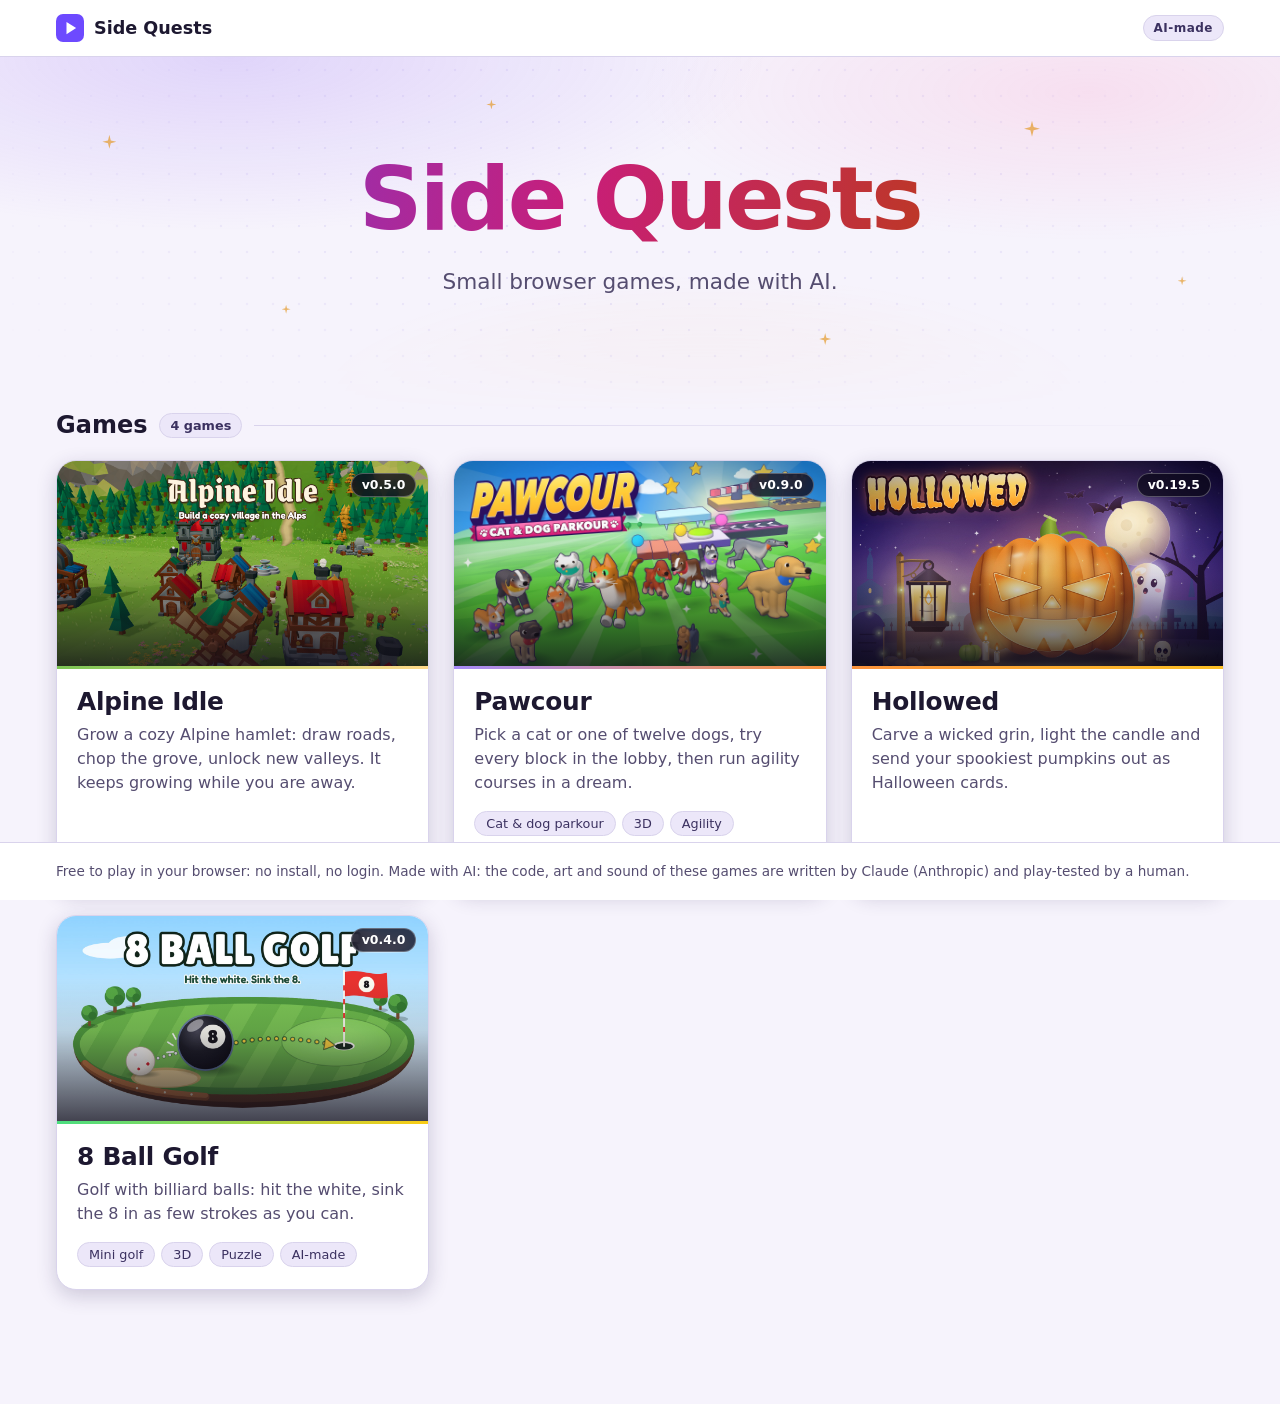
<file: index.html>
<!doctype html>
<html lang="en">
<head>
<meta charset="utf-8">
<meta name="viewport" content="width=device-width,initial-scale=1">
<title>Side Quests</title>
<meta name="description" content="Small browser games made with AI: a cat climbing curtains and a Halloween pumpkin-carving toy. Free to play, no install.">
<meta name="color-scheme" content="dark light">
<link rel="icon" href="data:image/svg+xml,%3Csvg xmlns='http://www.w3.org/2000/svg' viewBox='0 0 32 32'%3E%3Crect width='32' height='32' rx='8' fill='%236d4aff'/%3E%3Cpath d='M12 9l11 7-11 7z' fill='%23fff'/%3E%3C/svg%3E">
<style>
:root{--bg:#120f1e;--bar:#1a1630;--card:#211b37;--line:#38315a;--text:#f3f0fc;--muted:#bdb6d6;--chip:#2f2850;--chipt:#ddd6f4;--acc:#a58bff;--shadow:rgba(0,0,0,.5);--g1:#b794ff;--g2:#ff7ac6;--g3:#ffb454;--glow1:rgba(139,92,246,.30);--glow2:rgba(255,106,170,.18);--glow3:rgba(255,160,64,.14);--dot:rgba(190,170,255,.16);--spark:#ffd9a0}
@media (prefers-color-scheme:light){:root{--bg:#f6f3fc;--bar:#fff;--card:#fff;--line:#d9d3ec;--text:#1d1830;--muted:#554d70;--chip:#ece7f9;--chipt:#3b3160;--acc:#5b3fd6;--shadow:rgba(40,30,80,.2);--g1:#6d3fe0;--g2:#c81e78;--g3:#b9400a;--glow1:rgba(139,92,246,.20);--glow2:rgba(255,106,170,.14);--glow3:rgba(255,160,64,.14);--dot:rgba(91,63,214,.14);--spark:#e49a2c}}
*{box-sizing:border-box}
html{-webkit-text-size-adjust:100%}
body{margin:0;min-height:100vh;min-height:100dvh;display:flex;flex-direction:column;background:var(--bg);color:var(--text);font:16px/1.5 system-ui,-apple-system,"Segoe UI",Roboto,sans-serif;overflow-x:hidden}
.wrap{max-width:1200px;margin:0 auto;padding:0 16px;width:100%}
header{position:sticky;top:0;z-index:10;background:var(--bar);border-bottom:1px solid var(--line)}
.bar{display:flex;align-items:center;gap:10px;height:56px;font-weight:700;font-size:1.1rem}
.bar svg{width:28px;height:28px;flex:none}
.ai{margin-left:auto;font-size:.75rem;font-weight:600;letter-spacing:.04em;color:var(--chipt);background:var(--chip);border:1px solid var(--line);border-radius:999px;padding:3px 10px}
.hero{position:relative;overflow:hidden;isolation:isolate;text-align:center;padding:clamp(44px,9vw,96px) 0 clamp(64px,9vw,112px)}
.hero:before{-webkit-mask-image:linear-gradient(#000 55%,transparent);mask-image:linear-gradient(#000 55%,transparent)}
.hero:before{content:"";position:absolute;inset:0;z-index:-2;background:radial-gradient(60% 70% at 18% 0%,var(--glow1),transparent 70%),radial-gradient(50% 60% at 85% 10%,var(--glow2),transparent 70%),radial-gradient(45% 55% at 55% 100%,var(--glow3),transparent 70%)}
.hero:after{content:"";position:absolute;inset:0;z-index:-1;background-image:radial-gradient(var(--dot) 1.2px,transparent 1.6px);background-size:26px 26px;-webkit-mask-image:radial-gradient(70% 90% at 50% 40%,#000,transparent 85%);mask-image:radial-gradient(70% 90% at 50% 40%,#000,transparent 85%)}
.sp{position:absolute;z-index:-1;left:var(--x);top:var(--y);width:var(--s);height:var(--s);background:var(--spark);opacity:.7;clip-path:polygon(50% 0,60% 40%,100% 50%,60% 60%,50% 100%,40% 60%,0 50%,40% 40%);animation:drift var(--d) ease-in-out var(--l) infinite alternate}
@keyframes drift{from{transform:translate3d(0,0,0) rotate(0) scale(.85);opacity:.35}to{transform:translate3d(12px,-22px,0) rotate(40deg) scale(1.1);opacity:.85}}
h1{margin:0;font-size:clamp(2.6rem,10vw,5.5rem);line-height:1.05;font-weight:800;letter-spacing:-.03em;background:linear-gradient(100deg,var(--g1),var(--g2) 45%,var(--g3) 85%);-webkit-background-clip:text;background-clip:text;-webkit-text-fill-color:transparent;color:transparent;padding:0 .05em .08em}
.tag{margin:14px auto 0;max-width:34ch;font-size:clamp(1.05rem,2.6vw,1.35rem);color:var(--muted)}
main.wrap{flex:1;padding-bottom:56px}
.sec{display:flex;align-items:center;gap:12px;margin:0 0 20px}
.sec h2{margin:0;font-size:1.5rem;line-height:1.2}
.cnt{font-size:.8rem;font-weight:600;color:var(--chipt);background:var(--chip);border:1px solid var(--line);border-radius:999px;padding:2px 10px;white-space:nowrap}
.sec i{flex:1;height:1px;background:linear-gradient(90deg,var(--line),transparent)}
.grid{display:grid;gap:24px;grid-template-columns:repeat(auto-fill,minmax(min(340px,100%),1fr));list-style:none;margin:0;padding:0}
.grid>li{position:relative;min-width:0}
.tile{--a:#a58bff;--a2:#ffb454;position:relative;display:flex;flex-direction:column;height:100%;color:inherit;text-decoration:none;background:var(--card);border:1px solid var(--line);border-radius:20px;overflow:hidden;box-shadow:0 6px 20px var(--shadow);transition:transform .25s ease,box-shadow .25s ease,border-color .25s ease}
.tile:hover,.tile:focus-visible{transform:translateY(-6px);border-color:var(--a);box-shadow:0 0 0 2px var(--a),0 18px 48px var(--shadow),0 0 44px -6px var(--a)}
.tile:focus-visible{outline:3px solid var(--text);outline-offset:3px}
.cover{position:relative;overflow:hidden;background:var(--chip)}
.cover img{display:block;width:100%;height:auto;aspect-ratio:16/9;object-fit:cover;transition:transform .5s ease}
.tile:hover .cover img,.tile:focus-visible .cover img{transform:scale(1.04)}
.cover:before{content:"";position:absolute;inset:0;z-index:1;background:linear-gradient(to top,rgba(12,9,24,.78),rgba(12,9,24,.12) 45%,transparent 70%)}
.cover:after{content:"";position:absolute;left:0;right:0;bottom:0;height:3px;z-index:2;background:linear-gradient(90deg,var(--a),var(--a2))}
.ver{position:absolute;z-index:3;top:12px;right:12px;font-size:.78rem;font-weight:700;font-variant-numeric:tabular-nums;color:#fff;background:rgba(14,10,28,.78);border:1px solid rgba(255,255,255,.28);border-radius:999px;padding:2px 10px;-webkit-backdrop-filter:blur(6px);backdrop-filter:blur(6px)}
.play{position:absolute;z-index:3;left:50%;top:50%;width:68px;height:68px;margin:-34px 0 0 -34px;display:grid;place-items:center;border-radius:50%;background:linear-gradient(135deg,var(--a),var(--a2));box-shadow:0 8px 28px rgba(0,0,0,.5);opacity:0;transform:scale(.7);transition:opacity .25s ease,transform .25s ease}
.play svg{width:28px;height:28px;margin-left:4px;fill:#140f26}
.tile:hover .play,.tile:focus-visible .play{opacity:1;transform:scale(1)}
@media (hover:none){.play{opacity:.95;transform:scale(.8);width:52px;height:52px;margin:-26px 0 0 -26px;top:auto;bottom:14px;left:auto;right:14px}.play svg{width:22px;height:22px}}
.info{padding:18px 20px 22px;display:flex;flex-direction:column;flex:1}
.info h3{margin:0 0 6px;font-size:1.55rem;line-height:1.2;letter-spacing:-.01em}
.info p{margin:0 0 16px;color:var(--muted);font-size:1rem}
.tags{display:flex;flex-wrap:wrap;gap:6px;margin-top:auto}
.tags span{background:var(--chip);color:var(--chipt);border:1px solid var(--line);border-radius:999px;padding:2px 11px;font-size:.8rem}
footer{position:sticky;bottom:0;z-index:10;background:var(--bar);border-top:1px solid var(--line);color:var(--muted);font-size:.85rem}
footer p{margin:0;padding:18px 0}
@media (prefers-reduced-motion:reduce){.sp{animation:none}.tile,.cover img,.play{transition:none}.tile:hover,.tile:focus-visible{transform:none}.tile:hover .cover img,.tile:focus-visible .cover img{transform:none}}
@media (max-width:480px){.info{padding:16px}}
</style>
</head>
<body>
<header><div class="wrap bar"><svg viewBox="0 0 32 32" aria-hidden="true"><rect width="32" height="32" rx="8" fill="#6d4aff"/><path d="M12 9l11 7-11 7z" fill="#fff"/></svg><span>Side Quests</span><span class="ai">AI-made</span></div></header>
<div class="hero" id="top">
<span class="sp" style="--x:8%;--y:22%;--s:14px;--d:7s;--l:0s" aria-hidden="true"></span>
<span class="sp" style="--x:22%;--y:70%;--s:9px;--d:9s;--l:-3s" aria-hidden="true"></span>
<span class="sp" style="--x:38%;--y:12%;--s:10px;--d:8s;--l:-5s" aria-hidden="true"></span>
<span class="sp" style="--x:64%;--y:78%;--s:12px;--d:10s;--l:-2s" aria-hidden="true"></span>
<span class="sp" style="--x:80%;--y:18%;--s:16px;--d:8.5s;--l:-6s" aria-hidden="true"></span>
<span class="sp" style="--x:92%;--y:62%;--s:9px;--d:11s;--l:-4s" aria-hidden="true"></span>
<div class="wrap"><h1>Side Quests</h1><p class="tag">Small browser games, made with AI.</p></div>
</div>
<main class="wrap">
<div class="sec"><h2>Games</h2><span class="cnt" id="cnt"></span><i aria-hidden="true"></i></div>
<ul class="grid" id="grid">
</ul>
<noscript><p>Play: <a href="pawcour/">Pawcour</a> | <a href="hollowed/">Hollowed</a></p></noscript>
</main>
<footer><div class="wrap"><p>Free to play in your browser: no install, no login. Made with AI: the code, art and sound of these games are written by Claude (Anthropic) and play-tested by a human.</p></div></footer>
<script>
// To add a game: append one object here (keep href first, then version: the publish scripts patch it).
var GAMES=[
{href:"alpine-idle/",version:"0.5.0",img:"assets/alpine-idle.jpg",title:"Alpine Idle",desc:"Grow a cozy Alpine hamlet: draw roads, chop the grove, unlock new valleys. It keeps growing while you are away.",tags:["Idle","Town builder","3D","AI-made"],accent:"#7cc655",accent2:"#ffd98a"},
{href:"pawcour/",version:"0.9.0",img:"assets/pawcour.jpg",title:"Pawcour",desc:"Pick a cat or one of twelve dogs, try every block in the lobby, then run agility courses in a dream.",tags:["Cat & dog parkour","3D","Agility","AI-made"],accent:"#a78bfa",accent2:"#fb923c"},
{href:"hollowed/",version:"0.19.5",img:"assets/hollowed.jpg",title:"Hollowed",desc:"Carve a wicked grin, light the candle and send your spookiest pumpkins out as Halloween cards.",tags:["Carving","3D","Halloween","AI-made"],accent:"#fb923c",accent2:"#fbbf24"},
{href:"8-ball-golf/",version:"0.4.0",img:"assets/8-ball-golf.jpg",title:"8 Ball Golf",desc:"Golf with billiard balls: hit the white, sink the 8 in as few strokes as you can.",tags:["Mini golf","3D","Puzzle","AI-made"],accent:"#4ade80",accent2:"#facc15"}
];
var g=document.getElementById("grid");
function el(t,c,x){var e=document.createElement(t);if(c)e.className=c;if(x)e.textContent=x;return e}
GAMES.forEach(function(x){
var li=el("li"),a=el("a","tile"),cv=el("div","cover"),im=el("img"),info=el("div","info"),t=el("div","tags");
a.href=x.href;a.style.setProperty("--a",x.accent||"#a58bff");a.style.setProperty("--a2",x.accent2||x.accent||"#ffb454");
im.src=x.img;im.alt="";im.loading="lazy";im.width=1280;im.height=720;cv.appendChild(im);
if(x.version)cv.appendChild(el("span","ver","v"+x.version));
var pl=el("span","play");pl.setAttribute("aria-hidden","true");pl.innerHTML='<svg viewBox="0 0 24 24"><path d="M7 4.5v15l13-7.5z"/></svg>';cv.appendChild(pl);
x.tags.forEach(function(s){t.appendChild(el("span",0,s))});
info.append(el("h3",0,x.title),el("p",0,x.desc),t);a.append(cv,info);li.appendChild(a);g.appendChild(li)});
document.getElementById("cnt").textContent=GAMES.length+(GAMES.length===1?" game":" games");
</script>
</body>
</html>
</file>
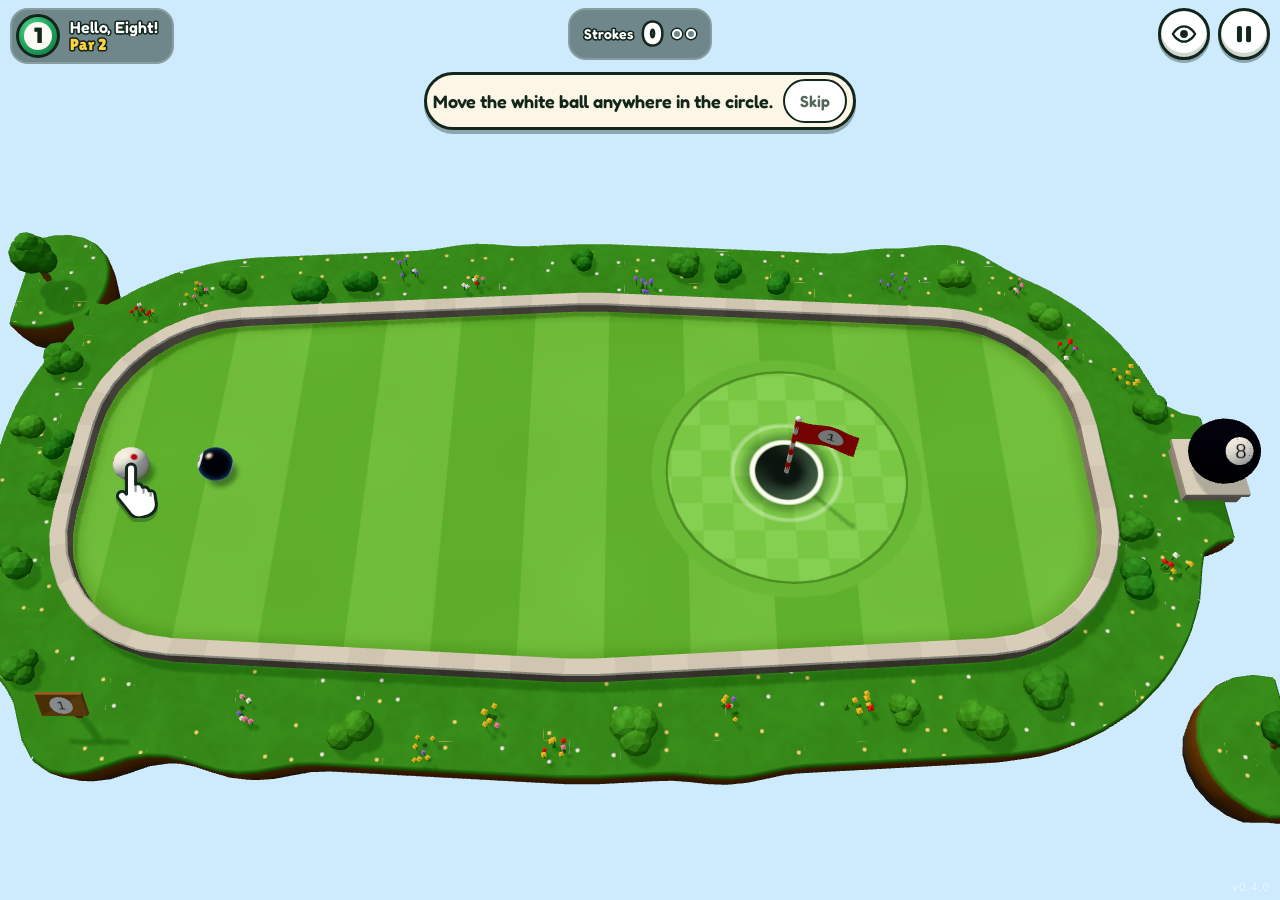
<file: 8-ball-golf/index.html>
<!doctype html>
<html lang="en">
  <head>
    <meta charset="utf-8" />
    <meta name="viewport" content="width=device-width, initial-scale=1, maximum-scale=1, user-scalable=no" />
    <title>8 Ball Golf</title>
    <style>
      html,body{margin:0;height:100%;overflow:hidden;background:#2a2040;font-family:system-ui,sans-serif;touch-action:none;-webkit-user-select:none;user-select:none}
      canvas{display:block}
      /* Loading screen: the same overlay as the sister games Pawcour and Hollowed (inline, so it shows before any module loads). */
      #load{position:fixed;inset:0;z-index:9999;display:flex;align-items:center;justify-content:center;padding:16px;box-sizing:border-box;color:#f6efff;font-family:system-ui,sans-serif;
        background:radial-gradient(ellipse at 50% 35%,#4a3470 0%,#2a2040 60%,#181028 100%);transition:opacity .35s ease;-webkit-user-select:none;user-select:none}
      #load.out{opacity:0;pointer-events:none}
      #load .card{width:min(360px,100%);box-sizing:border-box;padding:28px 28px 24px;text-align:center;background:rgba(20,16,40,.62);border:1px solid rgba(255,200,120,.25);border-radius:20px;
        box-shadow:0 10px 40px rgba(8,4,24,.55);-webkit-backdrop-filter:blur(10px);backdrop-filter:blur(10px)}
      #load svg{width:84px;height:84px;display:block;margin:0 auto 6px}
      #load h1{margin:0 0 18px;font-size:22px;font-weight:800;letter-spacing:.16em;text-indent:.16em;color:#fff4e0}
      #load .track{height:10px;border-radius:999px;background:rgba(246,239,255,.14);overflow:hidden}
      #load .fill{height:100%;width:0;border-radius:999px;background:linear-gradient(90deg,#ffb35c,#ffd98a);transition:width .18s linear}
      #load .row{display:flex;justify-content:space-between;gap:12px;margin-top:10px;font-size:13px;letter-spacing:.04em;color:rgba(246,239,255,.75);font-variant-numeric:tabular-nums}
      #load .hint{min-height:1.3em;margin:10px 0 0;font-size:12px;color:rgba(255,217,138,.85)}
      #load .err{display:none;margin-top:14px}
      #load .err p{margin:0 0 12px;font-size:14px;line-height:1.4;color:#ffd2c8}
      #load button{font:inherit;font-weight:700;color:#2a2040;background:#ffd98a;border:0;border-radius:999px;padding:.55em 1.6em;cursor:pointer}
      #load.bad .track,#load.bad .row,#load.bad .hint{display:none}
      #load.bad .err{display:block}
      @media (prefers-reduced-motion:reduce){#load,#load .fill{transition:none}}
    </style>
    <script>
      // CrazyGames SDK v3 (design/research/03-crazygames.md): loaded async so it never blocks the loading screen, and optional: an adblocker or a
      // network error must not trip the loading screen's script-error check (registered later, so this capture listener runs first and swallows
      // only this script's error). src/platform.js awaits window.__cgSdk and checks SDK.environment. No crossorigin attribute on purpose.
      (function () {
        if (/\.github\.io$/i.test(location.hostname) || /[?&]nosdk\b/.test(location.search)) { window.__cgSdk = Promise.resolve(false); return; }
        var s = document.createElement('script'), done;
        window.__cgSdk = new Promise(function (res) { done = res; });
        s.src = 'https://sdk.crazygames.com/crazygames-sdk-v3.js';
        s.async = true;
        s.onload = function () { done(true); };
        s.onerror = function () { done(false); };
        window.addEventListener('error', function (e) { if (e.target === s) { e.stopImmediatePropagation(); done(false); } }, true);
        document.head.appendChild(s);
      })();
    </script>
    <script type="module" crossorigin src="./assets/index-C7lsZvon.js"></script>
  </head>
  <body>
    <div id="load" role="dialog" aria-label="Loading 8 Ball Golf">
      <div class="card">
        <svg viewBox="0 0 64 64" aria-hidden="true"><path d="M46 6v27" stroke="#fff4e0" stroke-width="2.2" stroke-linecap="round"/><path d="M47 6l13 4.5L47 15z" fill="#ffb35c"/><ellipse cx="28" cy="57" rx="17" ry="3.2" fill="#181028" opacity=".55"/><circle cx="28" cy="36" r="20" fill="#16121f" stroke="#ffb35c" stroke-width="2.4"/><circle cx="28" cy="34" r="9" fill="#fff4e0"/><text x="28" y="38.6" text-anchor="middle" font-family="system-ui,sans-serif" font-size="13" font-weight="800" fill="#2a2040">8</text><path d="M17 25a14 14 0 0 1 9-6" stroke="#fff4e0" stroke-width="2.4" fill="none" stroke-linecap="round" opacity=".55"/></svg>
        <h1>8 BALL GOLF</h1>
        <div class="track" id="loadbar" role="progressbar" aria-label="Loading" aria-valuemin="0" aria-valuemax="100" aria-valuenow="0"><div class="fill" id="loadfill"></div></div>
        <div class="row"><span id="loadlabel" role="status" aria-live="polite">Loading code…</span><span id="loadpct">0%</span></div>
        <p class="hint" id="loadhint"></p>
        <div class="err" role="alert"><p id="loaderr"></p><button type="button" id="loadretry">Reload</button></div>
        <noscript><p style="margin:14px 0 0;font-size:14px;color:#ffd2c8">8 Ball Golf needs JavaScript. Please turn it on and reload the page.</p></noscript>
      </div>
    </div>
    <script>
      // Loading overlay controller (plain script, no dependencies: it runs before any module), the same as Pawcour and Hollowed. src/boot.js and src/main.js drive it
      // through window.__ebgBoot: progress(pct, label), stage(pct, label) (same, resolves after the browser painted), ready(), fail(message) (+ codeReady(), added by boot.js).
      (function () {
        var $ = function (id) { return document.getElementById(id); };
        var box = $('load'), bar = $('loadbar'), fill = $('loadfill'), lab = $('loadlabel'), pct = $('loadpct'), hint = $('loadhint');
        var t0 = Date.now(), last = 0, finished = false;
        function progress(p, label) {
          if (finished) return;
          p = Math.min(100, Math.max(last, Number(p) || 0)); last = p;
          var r = Math.round(p);
          fill.style.width = p.toFixed(1) + '%'; pct.textContent = r + '%'; bar.setAttribute('aria-valuenow', String(r));
          if (label && lab.textContent !== label) lab.textContent = label;
        }
        function paint() { // let the browser draw the bar (rAF does not fire in a background tab, so a timer races it)
          return new Promise(function (res) {
            var d = false, go = function () { if (!d) { d = true; res(); } };
            if (window.requestAnimationFrame) requestAnimationFrame(function () { setTimeout(go, 0); });
            setTimeout(go, 40);
          });
        }
        function fail(msg) {
          if (finished) return;
          finished = true; clearTimeout(slow);
          $('loaderr').textContent = msg || 'Something went wrong while loading the game.';
          box.className = 'bad'; box.removeAttribute('aria-busy');
        }
        function ready() {
          if (finished) return Promise.resolve();
          progress(100, 'Ready');
          var wait = Math.max(0, 300 - (Date.now() - t0)); // no flash when everything was cached
          return new Promise(function (res) {
            setTimeout(function () {
              finished = true; clearTimeout(slow);
              box.className = 'out';
              setTimeout(function () { if (box.parentNode) box.parentNode.removeChild(box); }, 450);
              res();
            }, wait);
          });
        }
        var slow = setTimeout(function () { if (!finished) hint.textContent = 'Still loading… slow connection?'; }, 20000);
        $('loadretry').addEventListener('click', function () { location.reload(); });
        window.addEventListener('error', function (e) { // capture phase: also sees a failed <script>/<link> load (Vite drops the onerror attribute of the entry script)
          if (finished) return;
          if (e.target && e.target !== window && e.target.tagName) { if (e.target.tagName === 'SCRIPT' || e.target.tagName === 'LINK') fail('The game files could not be loaded.'); return; }
          if (e.error || (e.filename && e.filename.indexOf(location.origin) === 0)) fail(/webgl/i.test(String(e.message)) ? 'WebGL is not available in this browser, so 8 Ball Golf cannot run.' : 'Something went wrong while loading the game.');
        }, true); // during boot only; cross-origin noise ("Script error.") is ignored
        window.addEventListener('unhandledrejection', function () { fail('Something went wrong while loading the game.'); });
        box.setAttribute('aria-busy', 'true');
        window.__ebgBoot = { progress: progress, stage: function (p, l) { progress(p, l); return paint(); }, ready: ready, fail: fail };
      })();
    </script>
    <div id="stage"></div>
    <div id="ui"></div>
  </body>
</html>
</file>
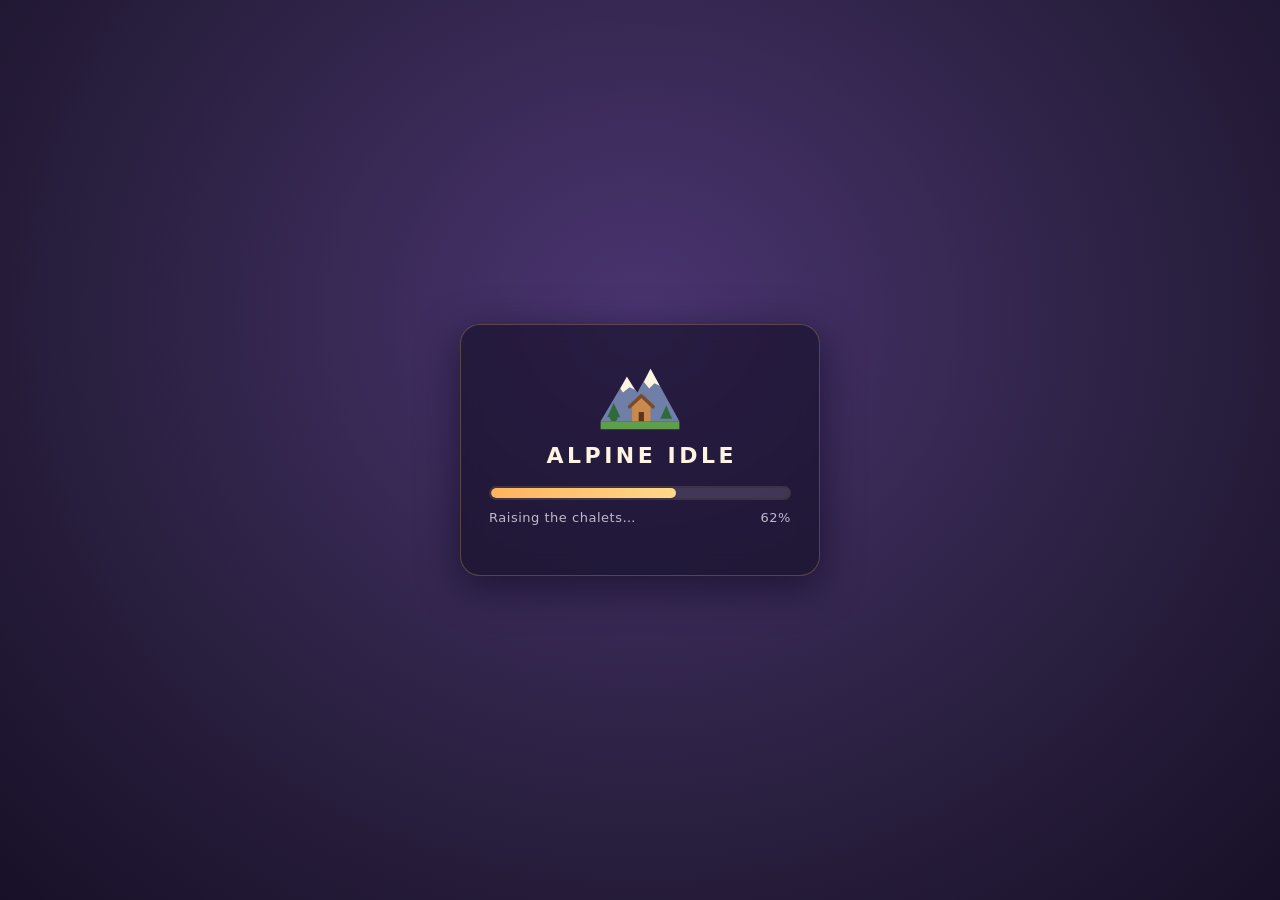
<file: alpine-idle/index.html>
<!doctype html>
<html lang="en">
  <head>
    <meta charset="utf-8" />
    <meta name="viewport" content="width=device-width, initial-scale=1, maximum-scale=1, user-scalable=no, viewport-fit=cover" />
    <title>Alpine Idle</title>
    <link rel="icon" type="image/svg+xml" href="./favicon.svg" />
    <style>
      html,body{margin:0;height:100%;overflow:hidden;background:#1d2a3a;font-family:system-ui,sans-serif;touch-action:none;-webkit-user-select:none;user-select:none}
      canvas{display:block}
      /* Loading screen: the same overlay as the sister games Pawcour and Hollowed (inline, so it shows before any module loads). */
      #load{position:fixed;inset:0;z-index:9999;display:flex;align-items:center;justify-content:center;padding:16px;box-sizing:border-box;color:#f6efff;font-family:system-ui,sans-serif;
        background:radial-gradient(ellipse at 50% 35%,#4a3470 0%,#2a2040 60%,#181028 100%);transition:opacity .35s ease;-webkit-user-select:none;user-select:none}
      #load.out{opacity:0;pointer-events:none}
      #load .card{width:min(360px,100%);box-sizing:border-box;padding:28px 28px 24px;text-align:center;background:rgba(20,16,40,.62);border:1px solid rgba(255,200,120,.25);border-radius:20px;
        box-shadow:0 10px 40px rgba(8,4,24,.55);-webkit-backdrop-filter:blur(10px);backdrop-filter:blur(10px)}
      #load svg{width:84px;height:84px;display:block;margin:0 auto 6px}
      #load h1{margin:0 0 18px;font-size:22px;font-weight:800;letter-spacing:.16em;text-indent:.16em;color:#fff4e0}
      #load .track{height:10px;border-radius:999px;background:rgba(246,239,255,.14);overflow:hidden}
      #load .fill{height:100%;width:0;border-radius:999px;background:linear-gradient(90deg,#ffb35c,#ffd98a);transition:width .18s linear}
      #load .row{display:flex;justify-content:space-between;gap:12px;margin-top:10px;font-size:13px;letter-spacing:.04em;color:rgba(246,239,255,.75);font-variant-numeric:tabular-nums}
      #load .hint{min-height:1.3em;margin:10px 0 0;font-size:12px;color:rgba(255,217,138,.85)}
      #load .err{display:none;margin-top:14px}
      #load .err p{margin:0 0 12px;font-size:14px;line-height:1.4;color:#ffd2c8}
      #load button{font:inherit;font-weight:700;color:#2a2040;background:#ffd98a;border:0;border-radius:999px;padding:.55em 1.6em;cursor:pointer}
      #load.bad .track,#load.bad .row,#load.bad .hint{display:none}
      #load.bad .err{display:block}
      @media (prefers-reduced-motion:reduce){#load,#load .fill{transition:none}}
    </style>
    <script type="module" crossorigin src="./assets/index-ClwQGWOP.js"></script>
  </head>
  <body>
    <div id="load" role="dialog" aria-label="Loading Alpine Idle">
      <div class="card">
        <svg viewBox="0 0 64 64" aria-hidden="true"><path d="M2 52 L22 18 L30 30 L40 12 L62 52Z" fill="#6f7fa8"/><path d="M22 18 L28 28 L24 26 L19 30 L17 27Z M40 12 L47 25 L43 23 L39 27 L35 22Z" fill="#fff4e0"/><path d="M2 52 L62 52 L62 58 L2 58Z" fill="#5f9e4a"/><path d="M26 52 V40 L33 34 L40 40 V52Z" fill="#c98a4b"/><path d="M24 41 L33 32.5 L42 41" stroke="#7a4a2a" stroke-width="2.6" fill="none" stroke-linecap="round" stroke-linejoin="round"/><rect x="31" y="45" width="4" height="7" fill="#5a3420"/><circle cx="12" cy="49" r="3" fill="#2f6b3a"/><path d="M12 38 L17 49 L7 49Z M52 40 L56.5 50 L47.5 50Z" fill="#2f6b3a"/></svg>
        <h1>ALPINE IDLE</h1>
        <div class="track" id="loadbar" role="progressbar" aria-label="Loading" aria-valuemin="0" aria-valuemax="100" aria-valuenow="0"><div class="fill" id="loadfill"></div></div>
        <div class="row"><span id="loadlabel" role="status" aria-live="polite">Loading code…</span><span id="loadpct">0%</span></div>
        <p class="hint" id="loadhint"></p>
        <div class="err" role="alert"><p id="loaderr"></p><button type="button" id="loadretry">Reload</button></div>
        <noscript><p style="margin:14px 0 0;font-size:14px;color:#ffd2c8">Alpine Idle needs JavaScript. Please turn it on and reload the page.</p></noscript>
      </div>
    </div>
    <script>
      // Loading overlay controller (plain script, no dependencies: it runs before any module), the same as Pawcour and Hollowed. src/boot.js and src/main.js drive it
      // through window.__aiBoot: progress(pct, label), stage(pct, label) (same, resolves after the browser painted), ready(), fail(message) (+ codeReady(), added by boot.js).
      (function () {
        var $ = function (id) { return document.getElementById(id); };
        var box = $('load'), bar = $('loadbar'), fill = $('loadfill'), lab = $('loadlabel'), pct = $('loadpct'), hint = $('loadhint');
        var t0 = Date.now(), last = 0, finished = false;
        function progress(p, label) {
          if (finished) return;
          p = Math.min(100, Math.max(last, Number(p) || 0)); last = p;
          var r = Math.round(p);
          fill.style.width = p.toFixed(1) + '%'; pct.textContent = r + '%'; bar.setAttribute('aria-valuenow', String(r));
          if (label && lab.textContent !== label) lab.textContent = label;
        }
        function paint() { // let the browser draw the bar (rAF does not fire in a background tab, so a timer races it)
          return new Promise(function (res) {
            var d = false, go = function () { if (!d) { d = true; res(); } };
            if (window.requestAnimationFrame) requestAnimationFrame(function () { setTimeout(go, 0); });
            setTimeout(go, 40);
          });
        }
        function fail(msg) {
          if (finished) return;
          finished = true; clearTimeout(slow);
          $('loaderr').textContent = msg || 'Something went wrong while loading the game.';
          box.className = 'bad'; box.removeAttribute('aria-busy');
        }
        function ready() {
          if (finished) return Promise.resolve();
          progress(100, 'Ready');
          var wait = Math.max(0, 300 - (Date.now() - t0)); // no flash when everything was cached
          return new Promise(function (res) {
            setTimeout(function () {
              finished = true; clearTimeout(slow);
              box.className = 'out';
              setTimeout(function () { if (box.parentNode) box.parentNode.removeChild(box); }, 450);
              res();
            }, wait);
          });
        }
        var slow = setTimeout(function () { if (!finished) hint.textContent = 'Still loading… slow connection?'; }, 20000);
        $('loadretry').addEventListener('click', function () { location.reload(); });
        window.addEventListener('error', function (e) { // capture phase: also sees a failed <script>/<link> load (Vite drops the onerror attribute of the entry script)
          if (finished) return;
          if (e.target && e.target !== window && e.target.tagName) { if (e.target.tagName === 'SCRIPT' || e.target.tagName === 'LINK') fail('The game files could not be loaded.'); return; }
          if (e.error || (e.filename && e.filename.indexOf(location.origin) === 0)) fail(/webgl/i.test(String(e.message)) ? 'WebGL is not available in this browser, so Alpine Idle cannot run.' : 'Something went wrong while loading the game.');
        }, true); // during boot only; cross-origin noise ("Script error.") is ignored
        window.addEventListener('unhandledrejection', function () { fail('Something went wrong while loading the game.'); });
        box.setAttribute('aria-busy', 'true');
        window.__aiBoot = { progress: progress, stage: function (p, l) { progress(p, l); return paint(); }, ready: ready, fail: fail };
      })();
    </script>
    <div id="stage"></div>
    <div id="ui"></div>
  </body>
</html>
</file>
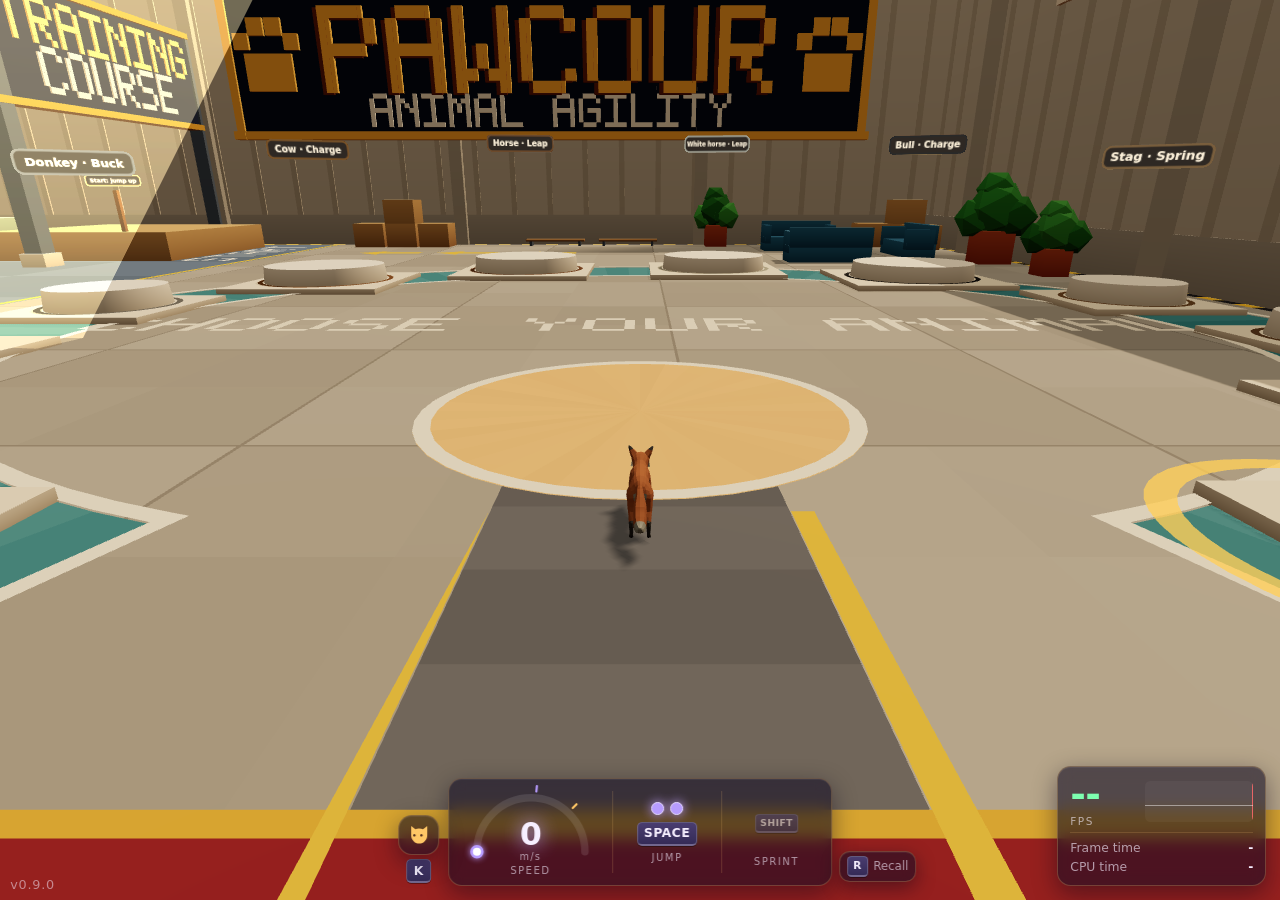
<file: curtain-climber/index.html>
<!doctype html>
<html lang="en"><head><meta charset="utf-8"><title>Pawcour has moved</title>
<meta name="viewport" content="width=device-width,initial-scale=1">
<meta http-equiv="refresh" content="0; url=../pawcour/">
<link rel="canonical" href="../pawcour/">
<script>location.replace("../pawcour/" + location.search + location.hash);</script>
<style>body{font:16px/1.5 system-ui,sans-serif;background:#1a1330;color:#f4efff;display:grid;place-items:center;min-height:100vh;margin:0}a{color:#ffc766}</style>
</head><body><p>Curtain Climber is now <a href="../pawcour/">Pawcour</a>. Taking you there&hellip;</p></body></html>
</file>
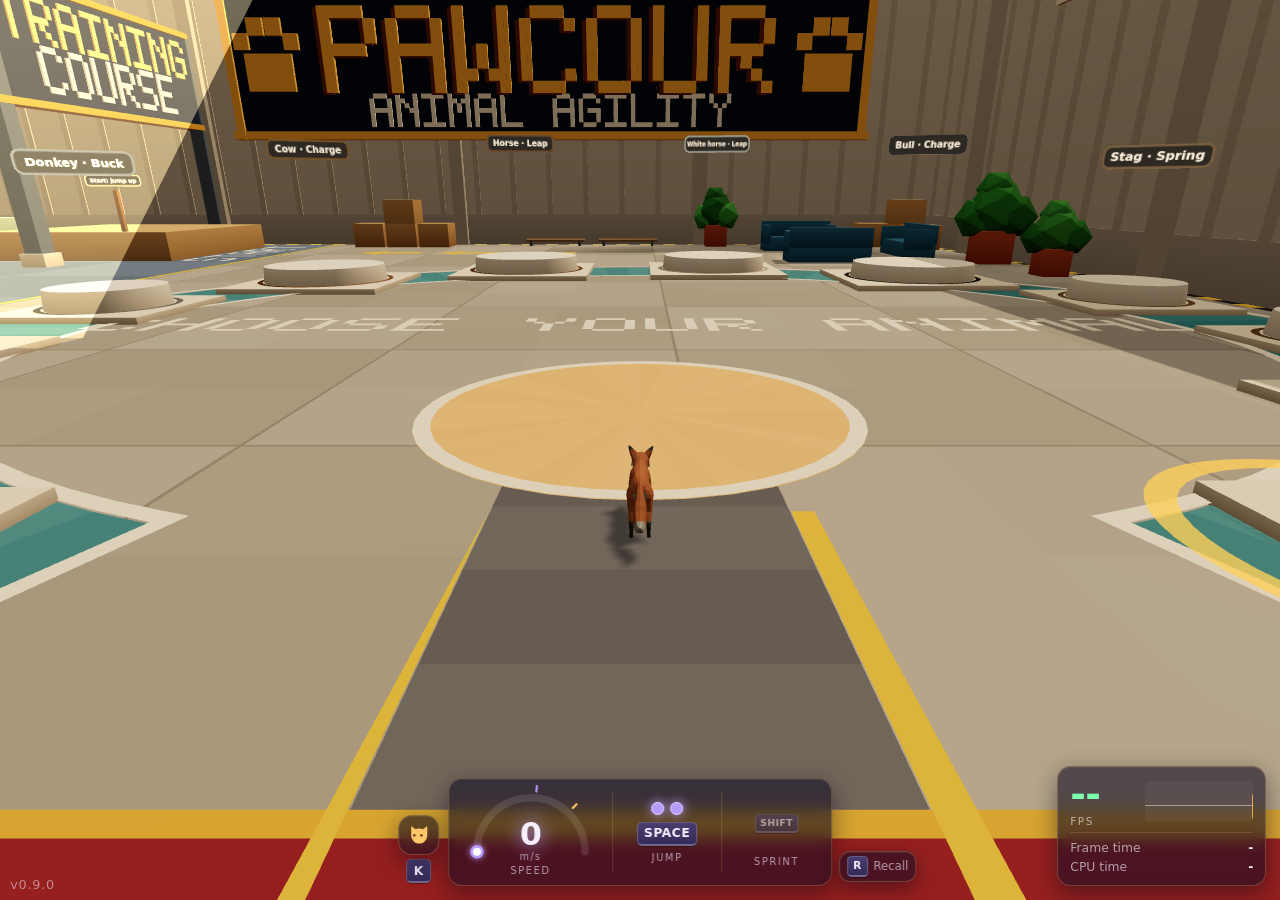
<file: pawcour/index.html>
<!doctype html>
<html lang="en">
<head>
<meta charset="utf-8">
<meta name="viewport" content="width=device-width,initial-scale=1,maximum-scale=1,user-scalable=no,viewport-fit=cover">
<title>Pawcour</title>
<style>
  html,body{margin:0;height:100%;overflow:hidden;background:#2a2040;font-family:system-ui,sans-serif}
  html{overscroll-behavior:none}
  canvas{display:block;touch-action:none;-webkit-touch-callout:none} /* v0.8.1 mobile: the game canvas never scrolls / zooms / opens a long-press menu */
  #msg{position:fixed;left:50%;top:clamp(48px,9vh,110px);transform:translateX(-50%);max-width:80vw;padding:.45em 1.2em;box-sizing:border-box;text-align:center;white-space:nowrap;
    font-size:clamp(14px,calc(.5vw + .9vmin + 8px),24px);font-weight:600;letter-spacing:.02em;color:#fff4e0;background:rgba(20,16,40,.62);border:1px solid rgba(255,200,120,.25);border-radius:999px;
    box-shadow:0 6px 24px rgba(8,4,24,.45);-webkit-backdrop-filter:blur(8px);backdrop-filter:blur(8px);opacity:0;transition:opacity .4s;pointer-events:none;z-index:15}
  #ver{position:fixed;right:max(10px,env(safe-area-inset-right));bottom:max(8px,env(safe-area-inset-bottom));font-size:clamp(10px,calc(.25vw + .4vmin + 6px),13px);letter-spacing:.06em;color:rgba(246,239,255,.5);
    font-variant-numeric:tabular-nums;pointer-events:none;z-index:15}

  #load{position:fixed;inset:0;z-index:9999;display:flex;align-items:center;justify-content:center;padding:16px;box-sizing:border-box;color:#f6efff;
    background:radial-gradient(ellipse at 50% 35%,#4a3470 0%,#2a2040 60%,#181028 100%);transition:opacity .35s ease;-webkit-user-select:none;user-select:none}
  #load.out{opacity:0;pointer-events:none}
  #load .card{width:min(360px,100%);box-sizing:border-box;padding:28px 28px 24px;text-align:center;background:rgba(20,16,40,.62);border:1px solid rgba(255,200,120,.25);border-radius:20px;
    box-shadow:0 10px 40px rgba(8,4,24,.55);-webkit-backdrop-filter:blur(10px);backdrop-filter:blur(10px)}
  #load svg{width:84px;height:84px;display:block;margin:0 auto 6px}
  #load h1{margin:0 0 18px;font-size:22px;font-weight:800;letter-spacing:.16em;text-indent:.16em;color:#fff4e0}
  #load .track{height:10px;border-radius:999px;background:rgba(246,239,255,.14);overflow:hidden}
  #load .fill{height:100%;width:0;border-radius:999px;background:linear-gradient(90deg,#ffb35c,#ffd98a);transition:width .18s linear}
  #load .row{display:flex;justify-content:space-between;gap:12px;margin-top:10px;font-size:13px;letter-spacing:.04em;color:rgba(246,239,255,.75);font-variant-numeric:tabular-nums}
  #load .hint{min-height:1.3em;margin:10px 0 0;font-size:12px;color:rgba(255,217,138,.85)}
  #load .err{display:none;margin-top:14px}
  #load .err p{margin:0 0 12px;font-size:14px;line-height:1.4;color:#ffd2c8}
  #load button{font:inherit;font-weight:700;color:#2a2040;background:#ffd98a;border:0;border-radius:999px;padding:.55em 1.6em;cursor:pointer}
  #load.bad .track,#load.bad .row,#load.bad .hint{display:none}
  #load.bad .err{display:block}
  @media (prefers-reduced-motion:reduce){#load,#load .fill{transition:none}}
</style>
  <script type="module" crossorigin src="./assets/index-DP86HA7v.js"></script>
</head>
<body>
<div id="load" role="dialog" aria-label="Loading Pawcour">
  <div class="card">
    <svg viewBox="0 0 64 64" aria-hidden="true"><path d="M10 8l14 12h16L54 8l2 26c0 14-11 24-24 24S8 48 8 34z" fill="#ffb35c"/><ellipse cx="23" cy="34" rx="3.2" ry="4.2" fill="#2a2040"/><ellipse cx="41" cy="34" rx="3.2" ry="4.2" fill="#2a2040"/><path d="M29.5 42h5l-2.5 3z" fill="#ff8aa0"/><path d="M32 45v2.5M32 47.5c-2 2-5 2-6 0M32 47.5c2 2 5 2 6 0" stroke="#2a2040" stroke-width="1.4" fill="none" stroke-linecap="round"/></svg>
    <h1>PAWCOUR</h1>
    <div class="track" id="loadbar" role="progressbar" aria-label="Loading" aria-valuemin="0" aria-valuemax="100" aria-valuenow="0"><div class="fill" id="loadfill"></div></div>
    <div class="row"><span id="loadlabel" role="status" aria-live="polite">Loading code…</span><span id="loadpct">0%</span></div>
    <p class="hint" id="loadhint"></p>
    <div class="err" role="alert"><p id="loaderr"></p><button type="button" id="loadretry">Reload</button></div>
    <noscript><p style="margin:14px 0 0;font-size:14px;color:#ffd2c8">Pawcour needs JavaScript. Please turn it on and reload the page.</p></noscript>
  </div>
</div>
<script>
// Loading overlay controller (plain script, no dependencies: it runs before any module). src/boot.js and src/main.js drive it through
// window.__ccBoot: progress(pct, label), stage(pct, label) (same, resolves after the browser painted), ready(), fail(message) (+ codeReady(), added by boot.js).
(function () {
  var $ = function (id) { return document.getElementById(id); };
  var box = $('load'), bar = $('loadbar'), fill = $('loadfill'), lab = $('loadlabel'), pct = $('loadpct'), hint = $('loadhint');
  var t0 = Date.now(), last = 0, finished = false;
  function progress(p, label) {
    if (finished) return;
    p = Math.min(100, Math.max(last, Number(p) || 0)); last = p;
    var r = Math.round(p);
    fill.style.width = p.toFixed(1) + '%'; pct.textContent = r + '%'; bar.setAttribute('aria-valuenow', String(r));
    if (label && lab.textContent !== label) lab.textContent = label;
  }
  function paint() { // let the browser draw the bar (rAF does not fire in a background tab, so a timer races it)
    return new Promise(function (res) {
      var d = false, go = function () { if (!d) { d = true; res(); } };
      if (window.requestAnimationFrame) requestAnimationFrame(function () { setTimeout(go, 0); });
      setTimeout(go, 40);
    });
  }
  function fail(msg) {
    if (finished) return;
    finished = true; clearTimeout(slow);
    $('loaderr').textContent = msg || 'Something went wrong while loading the game.';
    box.className = 'bad'; box.removeAttribute('aria-busy');
  }
  function ready() {
    if (finished) return Promise.resolve();
    progress(100, 'Ready');
    var wait = Math.max(0, 300 - (Date.now() - t0)); // no flash when everything was cached
    return new Promise(function (res) {
      setTimeout(function () {
        finished = true; clearTimeout(slow);
        box.className = 'out';
        setTimeout(function () { if (box.parentNode) box.parentNode.removeChild(box); }, 450);
        res();
      }, wait);
    });
  }
  var slow = setTimeout(function () { if (!finished) hint.textContent = 'Still loading… slow connection?'; }, 20000);
  $('loadretry').addEventListener('click', function () { location.reload(); });
  window.addEventListener('error', function (e) { // capture phase: also sees a failed <script>/<link> load (Vite drops the onerror attribute of the entry script)
    if (finished) return;
    if (e.target && e.target !== window && e.target.tagName) { if (e.target.tagName === 'SCRIPT' || e.target.tagName === 'LINK') fail('The game files could not be loaded.'); return; }
    if (e.error || (e.filename && e.filename.indexOf(location.origin) === 0)) fail(/webgl/i.test(String(e.message)) ? 'WebGL is not available in this browser, so Pawcour cannot run.' : 'Something went wrong while loading the game.');
  }, true); // during boot only; cross-origin noise ("Script error.") is ignored
  window.addEventListener('unhandledrejection', function () { fail('Something went wrong while loading the game.'); });
  box.setAttribute('aria-busy', 'true');
  window.__ccBoot = { progress: progress, stage: function (p, l) { progress(p, l); return paint(); }, ready: ready, fail: fail };
})();
</script>
<div id="ver"></div>
<div id="msg"></div>
</body>
</html>
</file>
